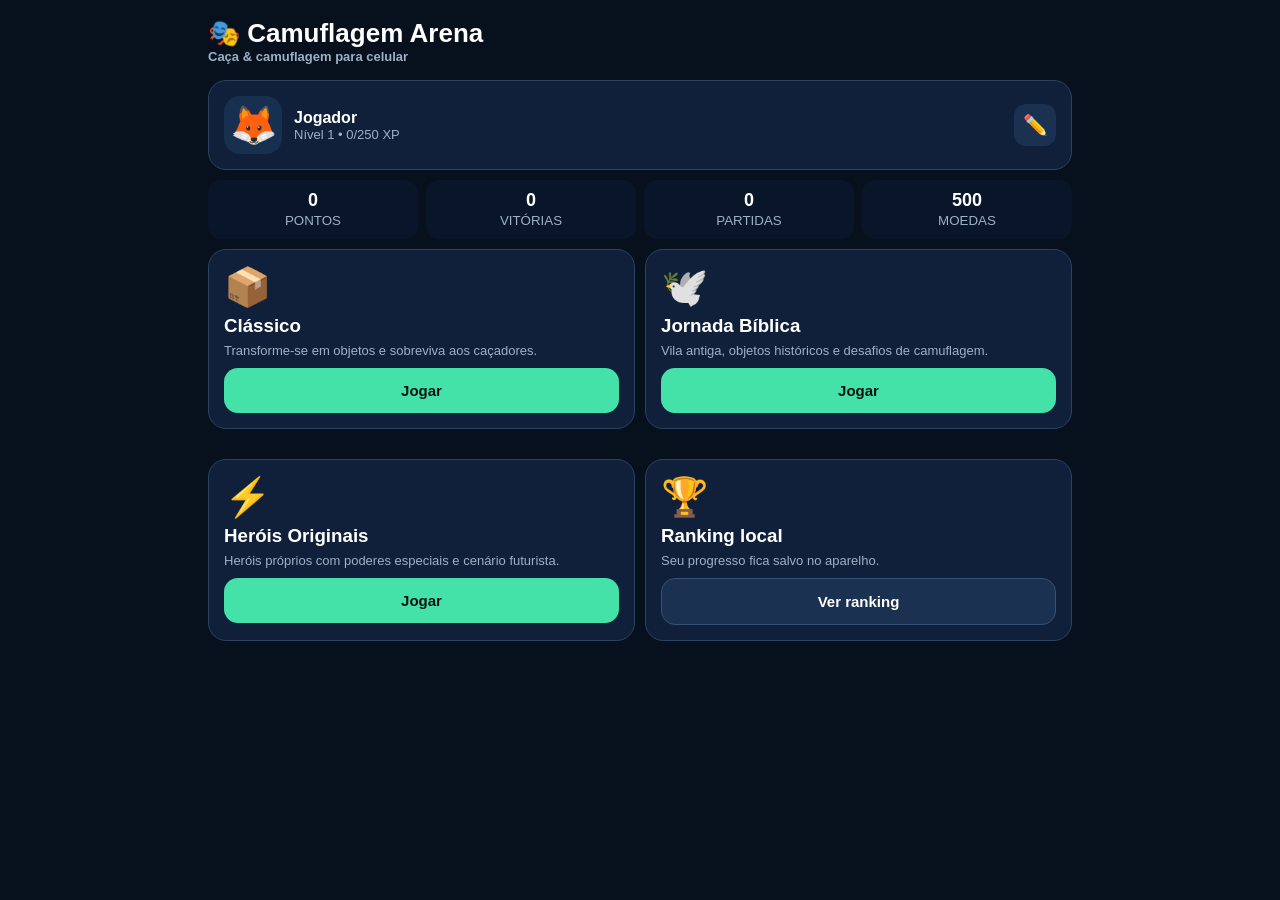
<file: camuflagem-arena-android/app/src/main/assets/index.html>
<!doctype html><html lang="pt-BR"><head><meta charset="utf-8"><meta name="viewport" content="width=device-width,initial-scale=1,user-scalable=no"><title>Camuflagem Arena</title><style>
*{box-sizing:border-box}body{margin:0;background:#07101d;color:#fff;font-family:Arial,sans-serif;overflow:hidden}.screen{min-height:100vh;padding:18px;max-width:900px;margin:auto;overflow:auto}.brand{font-size:26px;font-weight:900;margin-bottom:16px}.sub{color:#9db0c5;font-size:13px}.card{background:#10203a;border:1px solid #294361;border-radius:18px;padding:15px;margin:10px 0}.grid{display:grid;grid-template-columns:repeat(2,1fr);gap:10px}.mode{min-height:125px}.mode h3{margin:6px 0}.icon{font-size:38px}.btn{width:100%;padding:14px;border:0;border-radius:14px;margin-top:10px;background:#44e2a8;color:#06130f;font-weight:900;font-size:15px}.btn.alt{background:#1a3151;color:#fff;border:1px solid #355175}.top{display:flex;align-items:center;gap:10px}.back{width:42px;height:42px;border:0;border-radius:12px;background:#1a3151;color:#fff;font-size:20px}.stats{display:grid;grid-template-columns:repeat(4,1fr);gap:8px}.stat{text-align:center;background:#091629;border-radius:13px;padding:10px}.stat b{display:block;font-size:18px}.stat small{color:#9db0c5}.profile{display:flex;gap:12px;align-items:center}.avatar{font-size:38px;width:58px;height:58px;display:grid;place-items:center;background:#17304f;border-radius:16px}.game{position:fixed;inset:0;background:#0a1727;touch-action:none}.arena{position:absolute;inset:0;background:linear-gradient(135deg,#132c45,#08121f)}.obj{position:absolute;transform:translate(-50%,-50%);font-size:38px;user-select:none}.me{filter:drop-shadow(0 0 8px #44e2a8);z-index:5}.hunter{filter:drop-shadow(0 0 8px #ffc857);z-index:4}.hud{position:absolute;inset:0;pointer-events:none;padding:12px;display:flex;flex-direction:column;justify-content:space-between}.hudtop{display:flex;justify-content:space-between}.tag{background:#07101ddd;border:1px solid #294361;border-radius:12px;padding:9px;font-weight:800}.controls{display:flex;justify-content:space-between;align-items:end}.stick{width:120px;height:120px;border-radius:50%;background:#07101dbb;border:2px solid #ffffff33;pointer-events:auto;position:relative}.knob{width:54px;height:54px;border-radius:50%;background:#ffffff33;border:2px solid #ffffff66;position:absolute;left:31px;top:31px}.actions{display:grid;grid-template-columns:85px 85px;gap:8px;pointer-events:auto}.act{height:68px;border-radius:18px;border:1px solid #355175;background:#10203add;color:#fff;font-weight:900}.act.green{background:#174a3e}.act.power{background:#443464}.toast{position:absolute;top:15%;left:50%;transform:translateX(-50%);background:#06111ee8;border:1px solid #375779;border-radius:99px;padding:9px 14px;z-index:20}.overlay{position:absolute;inset:0;background:#06111eec;display:grid;place-items:center;padding:20px;z-index:30}.result{max-width:390px;width:100%;text-align:center}.result .big{font-size:70px}.avatars{display:flex;flex-wrap:wrap;gap:8px}.av{font-size:25px;width:46px;height:46px;border-radius:12px;border:1px solid #355175;background:#10203a}.selected{outline:2px solid #44e2a8}.input{width:100%;padding:13px;border-radius:12px;background:#071425;border:1px solid #355175;color:#fff;font-size:16px}@media(max-width:650px){.grid{grid-template-columns:1fr}.stats{grid-template-columns:repeat(2,1fr)}}
</style></head><body><div id="app"></div><script>
const A=document.getElementById('app'),S={get(k,d){try{return JSON.parse(localStorage.getItem(k))||d}catch{return d}},set(k,v){localStorage.setItem(k,JSON.stringify(v))}};
let p=S.get('ca_profile',{name:'Jogador',avatar:'🦊',xp:0,points:0,wins:0,games:0,coins:500}),mode='classic',hero='flash',g=null,raf=null,timer=null;
const M={classic:{n:'Clássico',i:'📦',d:'Transforme-se em objetos e sobreviva aos caçadores.',props:['📦','🪑','🪴','🛢️','🧰','🗑️','🧯','🪣']},biblical:{n:'Jornada Bíblica',i:'🕊️',d:'Vila antiga, objetos históricos e desafios de camuflagem.',props:['🏺','🧺','🌾','🐑','🪵','🫙','🪔','🧱']},heroes:{n:'Heróis Originais',i:'⚡',d:'Heróis próprios com poderes especiais e cenário futurista.',props:['🛰️','🔋','🧪','📡','💡','🧰','🗄️','🛸']}};
const H={flash:['Veloz','⚡','Impulso'],shield:['Guardião','🛡️','Escudo'],blink:['Salto','✨','Passo-Luz'],decoy:['Eco','🎭','Isca']};
function stop(){if(raf)cancelAnimationFrame(raf);if(timer)clearInterval(timer);raf=timer=null;g=null} function level(){return Math.floor(p.xp/250)+1}
function home(){stop();A.innerHTML=`<main class=screen><div class=brand>🎭 Camuflagem Arena<div class=sub>Caça & camuflagem para celular</div></div><div class="card profile"><div class=avatar>${p.avatar}</div><div><b>${p.name}</b><div class=sub>Nível ${level()} • ${p.xp%250}/250 XP</div></div><button class=back style="margin-left:auto" onclick="profile()">✏️</button></div><div class=stats><div class=stat><b>${p.points}</b><small>PONTOS</small></div><div class=stat><b>${p.wins}</b><small>VITÓRIAS</small></div><div class=stat><b>${p.games}</b><small>PARTIDAS</small></div><div class=stat><b>${p.coins}</b><small>MOEDAS</small></div></div><div class=grid>${Object.entries(M).map(([k,m])=>`<div class="card mode" onclick="pick('${k}')"><div class=icon>${m.i}</div><h3>${m.n}</h3><div class=sub>${m.d}</div><button class=btn>Jogar</button></div>`).join('')}<div class="card mode"><div class=icon>🏆</div><h3>Ranking local</h3><div class=sub>Seu progresso fica salvo no aparelho.</div><button class="btn alt" onclick="ranking()">Ver ranking</button></div></div></main>`}
function profile(){let av=['🦊','🐯','🐼','🦁','🐸','🦉','🐲','🤖','🦄','🐺','🦅','🐙'];A.innerHTML=`<main class=screen><div class=top><button class=back onclick=home()>←</button><h2>Perfil</h2></div><div class=card><label>Nome</label><input class=input id=name maxlength=18 value="${p.name}"><h3>Avatar</h3><div class=avatars>${av.map(x=>`<button class="av ${x===p.avatar?'selected':''}" onclick="selAv('${x}',this)">${x}</button>`).join('')}</div><button class=btn onclick=saveP()>Salvar</button></div></main>`} function selAv(x,e){p.avatar=x;document.querySelectorAll('.av').forEach(v=>v.classList.remove('selected'));e.classList.add('selected')} function saveP(){p.name=document.getElementById('name').value.trim()||'Jogador';S.set('ca_profile',p);home()}
function ranking(){let r=[['Luna','🐲',6840],['Ravi','🦁',5620],['Maya','🦉',4990],[p.name,p.avatar,p.points]].sort((a,b)=>b[2]-a[2]);A.innerHTML=`<main class=screen><div class=top><button class=back onclick=home()>←</button><h2>Ranking</h2></div><div class=card>${r.map((x,i)=>`<p><b>#${i+1} ${x[1]} ${x[0]}</b> — ${x[2]} pts</p>`).join('')}</div></main>`}
function pick(k){mode=k;let m=M[k],heroes=k==='heroes'?`<h3>Escolha o herói</h3><div class=avatars>${Object.entries(H).map(([id,h])=>`<button class="av ${id===hero?'selected':''}" onclick="selHero('${id}',this)" title="${h[0]} - ${h[2]}">${h[1]}</button>`).join('')}</div>`:'';A.innerHTML=`<main class=screen><div class=top><button class=back onclick=home()>←</button><h2>${m.i} ${m.n}</h2></div><div class=card><p>${m.d}</p>${heroes}<button class=btn onclick=start()>▶ Iniciar partida</button><button class="btn alt" onclick="alert('Modo online: esta versão inclui a estrutura mobile. Para salas globais permanentes é necessário servidor dedicado.')">🌐 Salas online</button></div><div class=card><b>${k==='biblical'?'Modo respeitoso':'Regras'}</b><div class=sub>${k==='biblical'?'Objetos e ambientes inspirados em vilas antigas e no contexto bíblico, sem transformar figuras sagradas em combatentes.':'Você tem 15 segundos para se esconder. Sobreviva até o cronômetro terminar.'}</div></div></main>`} function selHero(id,e){hero=id;document.querySelectorAll('.av').forEach(v=>v.classList.remove('selected'));e.classList.add('selected')}
function start(){let m=M[mode];g={x:50,y:82,vx:0,vy:0,prop:p.avatar,lock:false,hide:15,time:90,power:0,shield:false,last:performance.now(),objs:Array.from({length:24},(_,i)=>({x:5+Math.random()*90,y:8+Math.random()*84,e:m.props[i%m.props.length]})),hun:[{x:10,y:12,tx:70,ty:60,s:4},{x:90,y:30,tx:30,ty:70,s:3.7},{x:50,y:8,tx:80,ty:80,s:3.9}]};A.innerHTML=`<div class=game><div class=arena>${g.objs.map((o,i)=>`<div class=obj id=o${i} style="left:${o.x}%;top:${o.y}%">${o.e}</div>`).join('')}${g.hun.map((h,i)=>`<div class="obj hunter" id=h${i}>🔦</div>`).join('')}<div class="obj me" id=me>${g.prop}</div></div><div class=hud><div class=hudtop><div class=tag>${m.i} ${m.n}</div><div class=tag id=clock>ESCONDA-SE 15s</div></div><div class=controls><div class=stick id=stick><div class=knob id=knob></div></div><div class=actions><button class=act onclick=lock()>🔒<br>TRAVAR</button><button class="act green" onclick=transform()>✨<br>OBJETO</button>${mode==='heroes'?`<button class="act power" onclick=power()>${H[hero][1]}<br>PODER</button>`:''}${mode==='biblical'?`<button class="act power" onclick=light()>🕊️<br>LUZ</button>`:''}</div></div></div><div id=msg></div></div>`;stick();timer=setInterval(sec,1000);raf=requestAnimationFrame(frame)}
function sec(){if(!g)return;if(g.hide>0){g.hide--;document.getElementById('clock').textContent=`ESCONDA-SE ${g.hide}s`;if(g.hide===0)toast('🔦 Caçadores soltos!')}else{g.time--;document.getElementById('clock').textContent=`${Math.floor(g.time/60)}:${String(g.time%60).padStart(2,'0')}`;if(g.time<=0)end(true)}}
function frame(n){if(!g)return;let dt=Math.min(.05,(n-g.last)/1000);g.last=n;if(!g.lock){g.x=Math.max(2,Math.min(98,g.x+g.vx*dt*24));g.y=Math.max(4,Math.min(96,g.y+g.vy*dt*24))}if(g.power>0)g.power=Math.max(0,g.power-dt);if(g.hide<=0){g.hun.forEach((h,i)=>{let tx=g.lock?h.tx:g.x,ty=g.lock?h.ty:g.y,dx=tx-h.x,dy=ty-h.y,l=Math.hypot(dx,dy)||1;if(Math.hypot(h.tx-h.x,h.ty-h.y)<4){h.tx=5+Math.random()*90;h.ty=7+Math.random()*86}h.x+=dx/l*h.s*dt;h.y+=dy/l*h.s*dt;let e=document.getElementById('h'+i);e.style.left=h.x+'%';e.style.top=h.y+'%';if(Math.hypot(g.x-h.x,g.y-h.y)<5){if(g.shield){g.shield=false;h.x-=12;h.y-=12;toast('🛡️ Escudo salvou você')}else end(false)}})}let me=document.getElementById('me');if(me){me.style.left=g.x+'%';me.style.top=g.y+'%';me.textContent=g.prop}raf=requestAnimationFrame(frame)}
function transform(){if(!g)return;let b=null,d=999;g.objs.forEach(o=>{let q=Math.hypot(o.x-g.x,o.y-g.y);if(q<d){d=q;b=o}});if(d<13){g.prop=b.e;g.lock=false;toast('✨ Transformado!')}else toast('Chegue mais perto de um objeto')} function lock(){if(!g)return;g.lock=!g.lock;g.vx=g.vy=0;toast(g.lock?'🔒 Camuflagem travada':'🔓 Movimento liberado')}
function power(){if(!g||g.power>0)return;g.power=15;if(hero==='flash'){g.y=Math.max(4,g.y-15);toast('⚡ Impulso!')}if(hero==='shield'){g.shield=true;toast('🛡️ Escudo ativo')}if(hero==='blink'){g.x=Math.min(96,g.x+15);toast('✨ Passo-Luz!')}if(hero==='decoy'){g.hun.forEach(h=>{h.tx=Math.random()*90+5;h.ty=Math.random()*85+5});toast('🎭 Isca lançada!')}} function light(){if(!g||g.power>0)return;g.power=18;g.hun.forEach(h=>{h.tx=5+Math.random()*90;h.ty=5+Math.random()*90});toast('🕊️ Luz desviou os caçadores')}
function end(win){if(!g)return;p.games++;p.points+=win?300:60;p.xp+=win?120:35;p.coins+=win?100:20;if(win)p.wins++;S.set('ca_profile',p);stop();A.innerHTML=`<div class=game><div class=overlay><div class="card result"><div class=big>${win?'🏆':'🎯'}</div><h1>${win?'Você sobreviveu!':'Você foi encontrado'}</h1><p class=sub>${win?'+300 pontos • +120 XP • +100 moedas':'+60 pontos • +35 XP • +20 moedas'}</p><button class=btn onclick="pick('${mode}')">Jogar novamente</button><button class="btn alt" onclick=home()>Menu</button></div></div></div>`}
function toast(x){let e=document.getElementById('msg');if(!e)return;e.className='toast';e.textContent=x;clearTimeout(e.t);e.t=setTimeout(()=>e.className='',1500)} function stick(){let s=document.getElementById('stick'),k=document.getElementById('knob'),on=false;const mv=e=>{if(!on||!g||g.lock)return;let r=s.getBoundingClientRect(),dx=e.clientX-r.left-r.width/2,dy=e.clientY-r.top-r.height/2,l=Math.hypot(dx,dy)||1,m=r.width*.32;if(l>m){dx=dx/l*m;dy=dy/l*m}k.style.transform=`translate(${dx}px,${dy}px)`;g.vx=dx/m;g.vy=dy/m};s.onpointerdown=e=>{on=true;s.setPointerCapture(e.pointerId);mv(e)};s.onpointermove=mv;s.onpointerup=s.onpointercancel=()=>{on=false;k.style.transform='';if(g)g.vx=g.vy=0}}
window.home=home;window.profile=profile;window.selAv=selAv;window.saveP=saveP;window.ranking=ranking;window.pick=pick;window.selHero=selHero;window.start=start;window.lock=lock;window.transform=transform;window.power=power;window.light=light;home();
</script></body></html>
</file>
